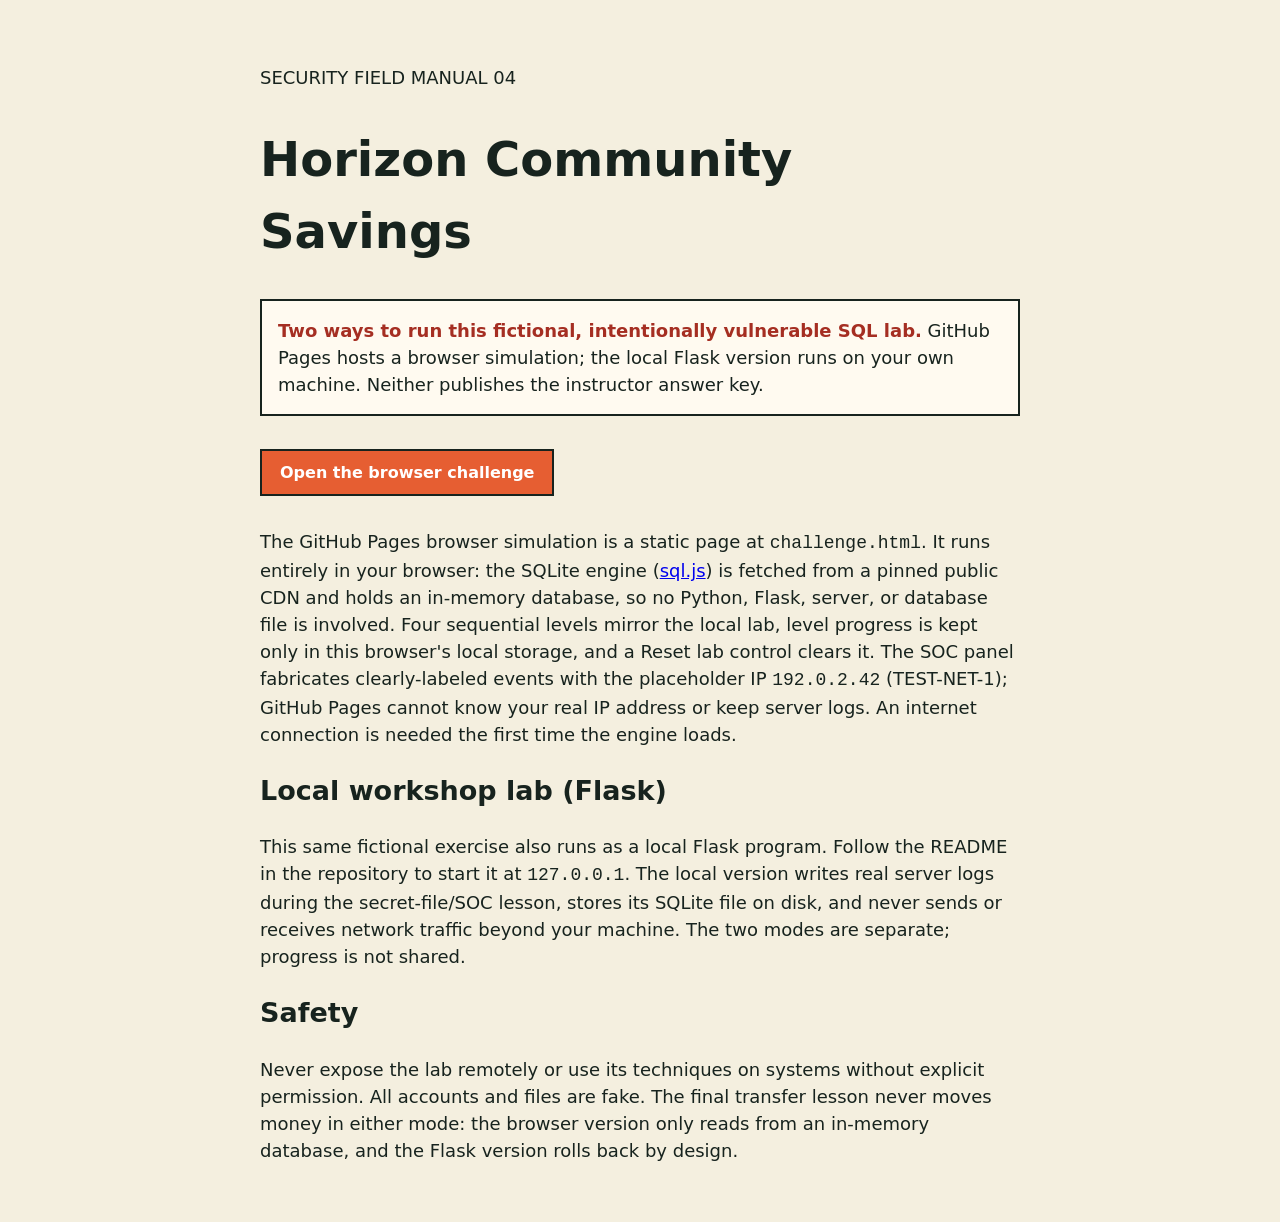
<file: static/pages/index.html>
<!doctype html><html lang="en"><head><meta charset="utf-8"><meta name="viewport" content="width=device-width,initial-scale=1"><title>Horizon Community Savings | Lab docs</title><style>body{font:18px system-ui;line-height:1.5;max-width:760px;margin:4rem auto;padding:0 1rem;background:#f4efdf;color:#17231e}h1{font-size:3rem}strong{color:#a52e22}.card{border:2px solid;padding:1rem;background:#fffaf0}.button{display:inline-block;background:#e65e32;color:#fff;border:2px solid #17231e;padding:12px 18px;margin:10px 0;font:700 1rem system-ui;text-decoration:none}ul{padding-left:1.2rem}</style></head><body><p>SECURITY FIELD MANUAL 04</p><h1>Horizon Community Savings</h1><div class="card"><strong>Two ways to run this fictional, intentionally vulnerable SQL lab.</strong> GitHub Pages hosts a browser simulation; the local Flask version runs on your own machine. Neither publishes the instructor answer key.</div><h2><a class="button" href="./challenge.html">Open the browser challenge</a></h2><p>The GitHub Pages browser simulation is a static page at <code>challenge.html</code>. It runs entirely in your browser: the SQLite engine (<a href="https://sql.js.org/">sql.js</a>) is fetched from a pinned public CDN and holds an in-memory database, so no Python, Flask, server, or database file is involved. Four sequential levels mirror the local lab, level progress is kept only in this browser's local storage, and a Reset lab control clears it. The SOC panel fabricates clearly-labeled events with the placeholder IP <code>192.0.2.42</code> (TEST-NET-1); GitHub Pages cannot know your real IP address or keep server logs. An internet connection is needed the first time the engine loads.</p><h2>Local workshop lab (Flask)</h2><p>This same fictional exercise also runs as a local Flask program. Follow the README in the repository to start it at <code>127.0.0.1</code>. The local version writes real server logs during the secret-file/SOC lesson, stores its SQLite file on disk, and never sends or receives network traffic beyond your machine. The two modes are separate; progress is not shared.</p><h2>Safety</h2><p>Never expose the lab remotely or use its techniques on systems without explicit permission. All accounts and files are fake. The final transfer lesson never moves money in either mode: the browser version only reads from an in-memory database, and the Flask version rolls back by design.</p></body></html>
</file>
